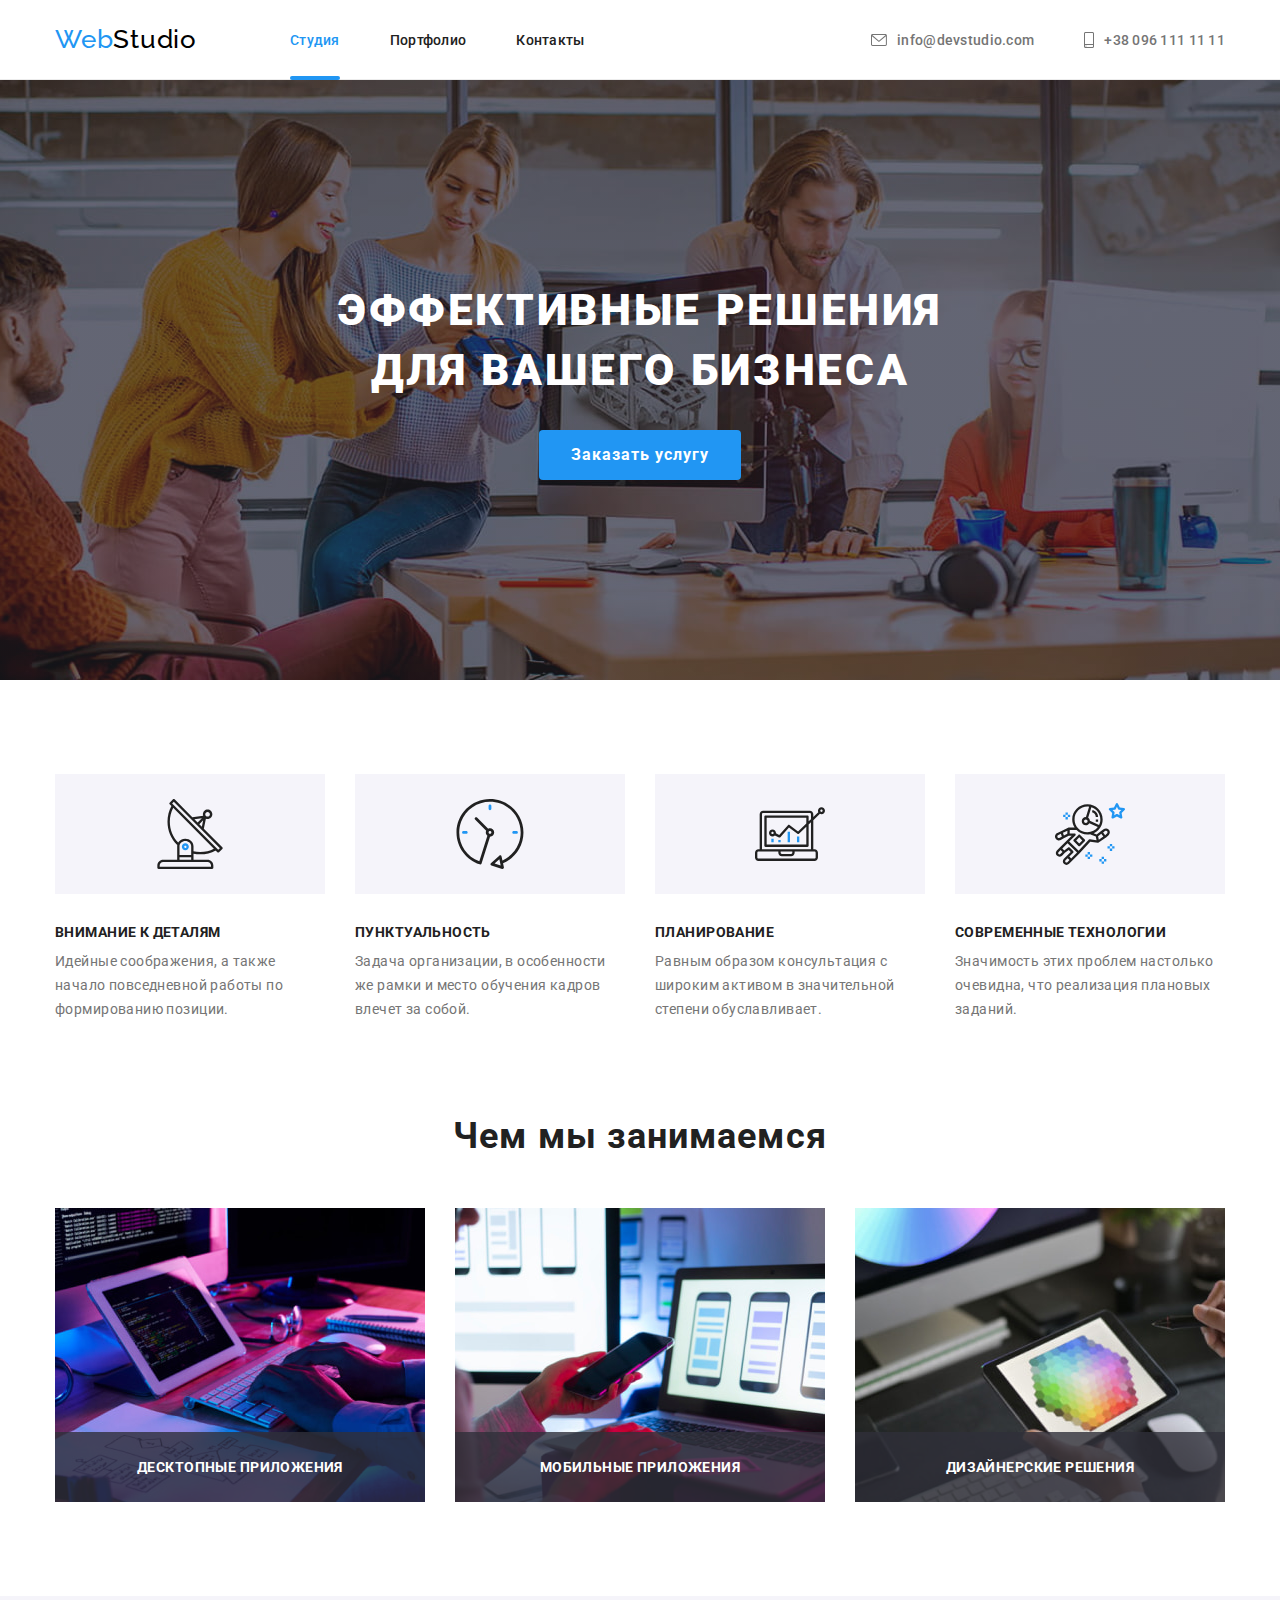
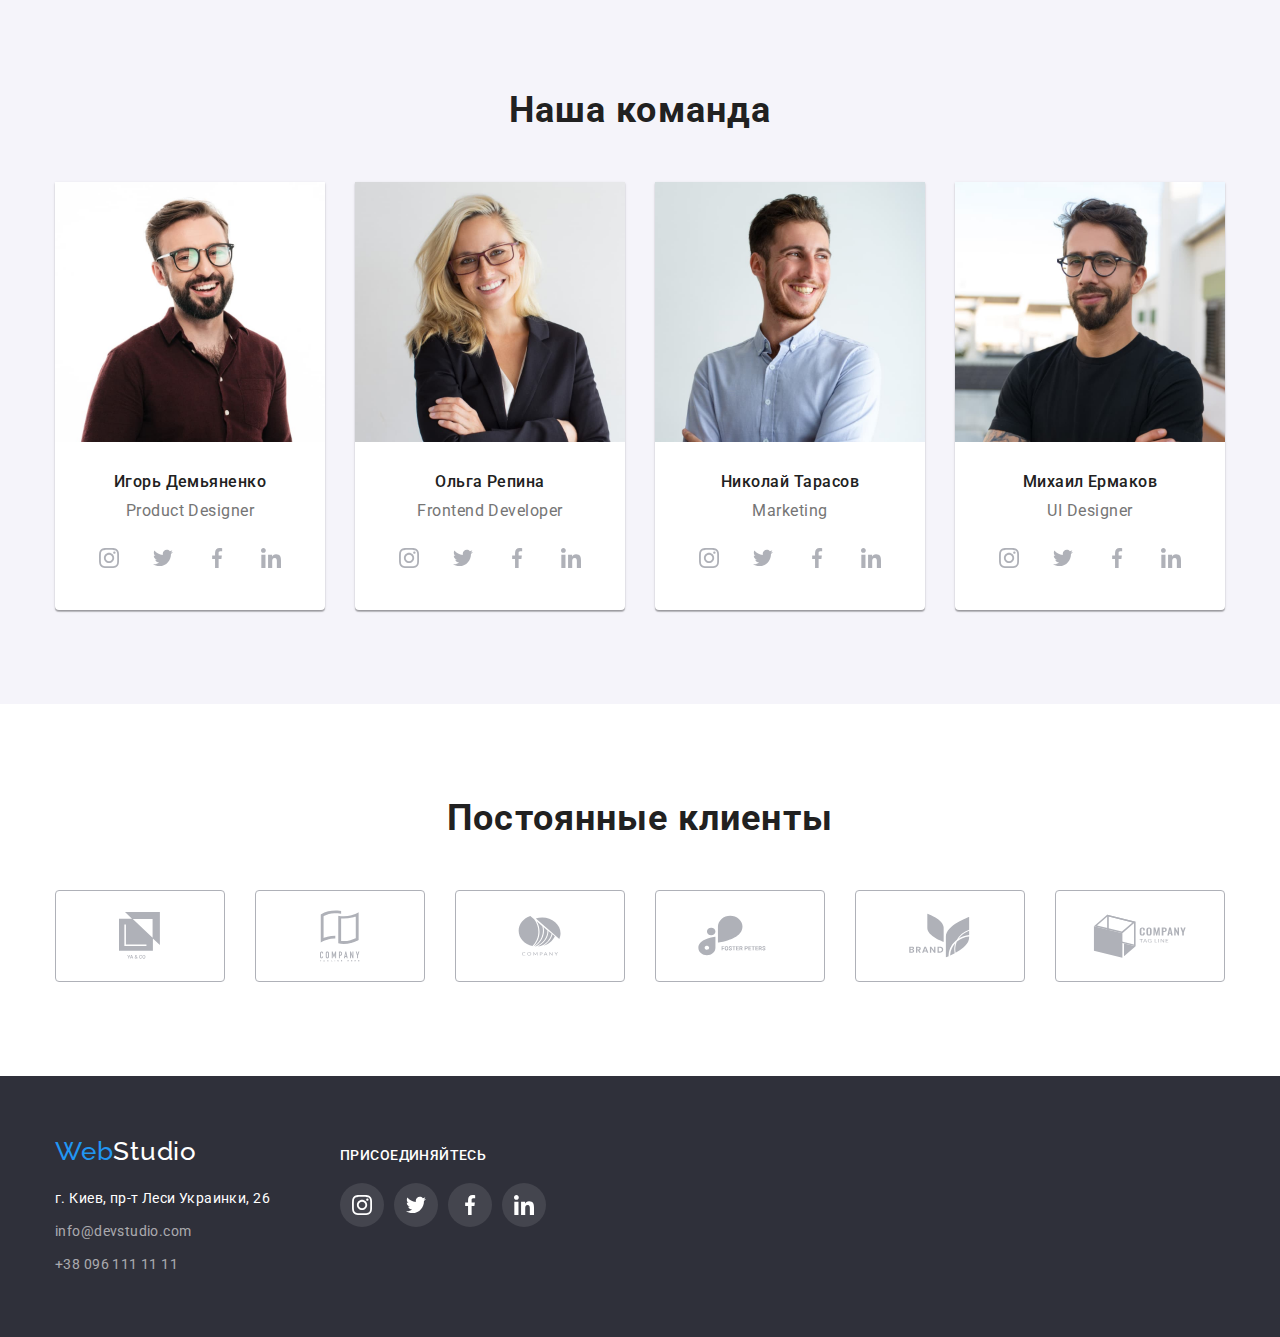
<file: index.html>
<!DOCTYPE html>
<html lang="ru">
  <head>
    <meta charset="UTF-8" />
    <meta http-equiv="X-UA-Compatible" content="IE=edge" />
    <meta name="viewport" content="width=device-width, initial-scale=1.0" />
    <title>WebStudio</title>

    <link rel="preconnect" href="https://fonts.gstatic.com" />
    <link
      href="https://fonts.googleapis.com/css2?family=Raleway:wght@700&family=Roboto:wght@400;500;700;900&display=swap"
      rel="stylesheet"
    />
    <link
      rel="stylesheet"
      href="https://cdn.jsdelivr.net/npm/modern-normalize@1.1.0/modern-normalize.min.css"
    />
    <link rel="stylesheet" href="./css/styles.css" />
  </head>
  <body>
    <header class="header">
      <div class="container">
        <nav class="nav">
          <a href="" class="link logo">Web<span class="logo-header">Studio</span></a>
          <ul class="list nav-list">
            <li class="nav-list-item">
              <a href="./index.html" class="link current-page">Студия</a>
            </li>
            <li class="nav-list-item"><a href="./portfolio.html" class="link">Портфолио</a></li>
            <li class="nav-list-item"><a href="" class="link">Контакты</a></li>
          </ul>
        </nav>
        <ul class="list contact-list">
          <li class="contact-list-item">
            <a href="mailto:info@devstudio.com" class="link">
              <svg class="icon contact-list-icon" width="16" height="12">
                <use href="./images/icons.svg#icon-mail"></use>
              </svg>
              info@devstudio.com</a
            >
          </li>
          <li class="contact-list-item">
            <a href="tel:+380961111111" class="link">
              <svg class="icon contact-list-icon" width="10" height="16">
                <use href="./images/icons.svg#icon-smartphone"></use>
              </svg>
              +38 096 111 11 11</a
            >
          </li>
        </ul>
      </div>
    </header>

    <main>
      <!-- секция "герой" -->
      <section class="section hero">
        <div class="container">
          <h1 class="studio-main-title">
            Эффективные решения <br />
            для вашего бизнеса
          </h1>
          <button type="button" class="button" data-modal-open>Заказать услугу</button>
        </div>
      </section>

      <!-- секция "наши преимущества" -->
      <section class="section advantages">
        <div class="container">
          <h2 class="title visually-hidden">Наши преимущества</h2>
          <ul class="list advantages-list">
            <li class="advantages-list-item">
              <div class="advantages-box">
                <svg width="70" height="70">
                  <use href="./images/icons.svg#icon-antenna"></use>
                </svg>
              </div>
              <h3 class="subtitle">Внимание к деталям</h3>
              <p class="description">
                Идейные соображения, а также начало повседневной работы по формированию позиции.
              </p>
            </li>
            <li class="advantages-list-item">
              <div class="advantages-box">
                <svg width="70" height="70">
                  <use href="./images/icons.svg#icon-clock"></use>
                </svg>
              </div>
              <h3 class="subtitle">Пунктуальность</h3>
              <p class="description">
                Задача организации, в особенности же рамки и место обучения кадров влечет за собой.
              </p>
            </li>
            <li class="advantages-list-item">
              <div class="advantages-box">
                <svg width="70" height="70">
                  <use href="./images/icons.svg#icon-diagram"></use>
                </svg>
              </div>
              <h3 class="subtitle">Планирование</h3>
              <p class="description">
                Равным образом консультация с широким активом в значительной степени обуславливает.
              </p>
            </li>
            <li class="advantages-list-item">
              <div class="advantages-box">
                <svg width="70" height="70">
                  <use href="./images/icons.svg#icon-astronaut"></use>
                </svg>
              </div>
              <h3 class="subtitle">Современные технологии</h3>
              <p class="description">
                Значимость этих проблем настолько очевидна, что реализация плановых заданий.
              </p>
            </li>
          </ul>
        </div>
      </section>

      <!-- секция "чем мы занимаемся" -->
      <section class="our-works section">
        <div class="container">
          <h2 class="title">Чем мы занимаемся</h2>
          <ul class="our-works-list list">
            <li class="our-works-list-item">
              <div class="our-works-thumb">
                <img src="./images/img1.jpg" alt="Дизайн" width="370" height="294" />
                <div class="our-works-overlay">
                  <p class="our-works-overlay-text">Десктопные приложения</p>
                </div>
              </div>
            </li>
            <li class="our-works-list-item">
              <div class="our-works-thumb">
                <img src="./images/img2.jpg" alt="Верстка" width="370" height="294" />
                <div class="our-works-overlay">
                  <p class="our-works-overlay-text">Мобильные приложения</p>
                </div>
              </div>
            </li>
            <li class="our-works-list-item">
              <div class="our-works-thumb">
                <img src="./images/img3.jpg" alt="Продвижение" width="370" height="294" />
                <div class="our-works-overlay">
                  <p class="our-works-overlay-text">Дизайнерские решения</p>
                </div>
              </div>
            </li>
          </ul>
        </div>
      </section>

      <!-- секция "наша команда" -->
      <section class="section our-team">
        <div class="container">
          <h2 class="title">Наша команда</h2>
          <ul class="list our-team-list">
            <li class="our-team-list-item">
              <img src="./images/team1.jpg" alt="Игорь Демьяненко" width="270" height="260" />
              <div class="our-team-list-content">
                <h3 class="subtitle">Игорь Демьяненко</h3>
                <p class="description">Product Designer</p>
                <ul class="list social-icons-list">
                  <li class="social-icons-list-item">
                    <a href="" class="link social-icons-link">
                      <svg class="icon" width="20" height="20">
                        <use href="./images/icons.svg#icon-instagram"></use>
                      </svg>
                    </a>
                  </li>
                  <li class="social-icons-list-item">
                    <a href="" class="link social-icons-link">
                      <svg class="icon" width="20" height="20">
                        <use href="./images/icons.svg#icon-twitter"></use>
                      </svg>
                    </a>
                  </li>
                  <li class="social-icons-list-item">
                    <a href="" class="link social-icons-link">
                      <svg class="icon" width="20" height="20">
                        <use href="./images/icons.svg#icon-facebook"></use>
                      </svg>
                    </a>
                  </li>
                  <li class="social-icons-list-item">
                    <a href="" class="link social-icons-link">
                      <svg class="icon" width="20" height="20">
                        <use href="./images/icons.svg#icon-linkedin"></use>
                      </svg>
                    </a>
                  </li>
                </ul>
              </div>
            </li>
            <li class="our-team-list-item">
              <img src="./images/team2.jpg" alt="Ольга Репина" width="270" height="260" />
              <div class="our-team-list-content">
                <h3 class="subtitle">Ольга Репина</h3>
                <p class="description">Frontend Developer</p>
                <ul class="list social-icons-list">
                  <li class="social-icons-list-item">
                    <a href="" class="link social-icons-link">
                      <svg class="icon" width="20" height="20">
                        <use href="./images/icons.svg#icon-instagram"></use>
                      </svg>
                    </a>
                  </li>
                  <li class="social-icons-list-item">
                    <a href="" class="link social-icons-link">
                      <svg class="icon" width="20" height="20">
                        <use href="./images/icons.svg#icon-twitter"></use>
                      </svg>
                    </a>
                  </li>
                  <li class="social-icons-list-item">
                    <a href="" class="link social-icons-link">
                      <svg class="icon" width="20" height="20">
                        <use href="./images/icons.svg#icon-facebook"></use>
                      </svg>
                    </a>
                  </li>
                  <li class="social-icons-list-item">
                    <a href="" class="link social-icons-link">
                      <svg class="icon" width="20" height="20">
                        <use href="./images/icons.svg#icon-linkedin"></use>
                      </svg>
                    </a>
                  </li>
                </ul>
              </div>
            </li>
            <li class="our-team-list-item">
              <img src="./images/team3.jpg" alt="Николай Тарасов" width="270" height="260" />
              <div class="our-team-list-content">
                <h3 class="subtitle">Николай Тарасов</h3>
                <p class="description">Marketing</p>
                <ul class="list social-icons-list">
                  <li class="social-icons-list-item">
                    <a href="" class="link social-icons-link">
                      <svg class="icon" width="20" height="20">
                        <use href="./images/icons.svg#icon-instagram"></use>
                      </svg>
                    </a>
                  </li>
                  <li class="social-icons-list-item">
                    <a href="" class="link social-icons-link">
                      <svg class="icon" width="20" height="20">
                        <use href="./images/icons.svg#icon-twitter"></use>
                      </svg>
                    </a>
                  </li>
                  <li class="social-icons-list-item">
                    <a href="" class="link social-icons-link">
                      <svg class="icon" width="20" height="20">
                        <use href="./images/icons.svg#icon-facebook"></use>
                      </svg>
                    </a>
                  </li>
                  <li class="social-icons-list-item">
                    <a href="" class="link social-icons-link">
                      <svg class="icon" width="20" height="20">
                        <use href="./images/icons.svg#icon-linkedin"></use>
                      </svg>
                    </a>
                  </li>
                </ul>
              </div>
            </li>
            <li class="our-team-list-item">
              <img src="./images/team4.jpg" alt="Михаил Ермаков" width="270" height="260" />
              <div class="our-team-list-content">
                <h3 class="subtitle">Михаил Ермаков</h3>
                <p class="description">UI Designer</p>
                <ul class="list social-icons-list">
                  <li class="social-icons-list-item">
                    <a href="" class="link social-icons-link">
                      <svg class="icon" width="20" height="20">
                        <use href="./images/icons.svg#icon-instagram"></use>
                      </svg>
                    </a>
                  </li>
                  <li class="social-icons-list-item">
                    <a href="" class="link social-icons-link">
                      <svg class="icon" width="20" height="20">
                        <use href="./images/icons.svg#icon-twitter"></use>
                      </svg>
                    </a>
                  </li>
                  <li class="social-icons-list-item">
                    <a href="" class="link social-icons-link">
                      <svg class="icon" width="20" height="20">
                        <use href="./images/icons.svg#icon-facebook"></use>
                      </svg>
                    </a>
                  </li>
                  <li class="social-icons-list-item">
                    <a href="" class="link social-icons-link">
                      <svg class="icon" width="20" height="20">
                        <use href="./images/icons.svg#icon-linkedin"></use>
                      </svg>
                    </a>
                  </li>
                </ul>
              </div>
            </li>
          </ul>
        </div>
      </section>

      <!-- секция "наши клиенты" -->
      <section class="section our-clients">
        <div class="container">
          <h2 class="title">Постоянные клиенты</h2>
          <ul class="list our-clients-list">
            <li class="our-clients-item">
              <a class="link our-clients-link" href="">
                <svg class="icon" width="41" height="47">
                  <use href="./images/icons.svg#icon-client1"></use>
                </svg>
              </a>
            </li>
            <li class="our-clients-item">
              <a class="link our-clients-link" href="">
                <svg class="icon" width="40" height="52">
                  <use href="./images/icons.svg#icon-client2"></use>
                </svg>
              </a>
            </li>
            <li class="our-clients-item">
              <a class="link our-clients-link" href="">
                <svg class="icon" width="43" height="41">
                  <use href="./images/icons.svg#icon-client3"></use>
                </svg>
              </a>
            </li>
            <li class="our-clients-item">
              <a class="link our-clients-link" href="">
                <svg class="icon" width="84" height="41">
                  <use href="./images/icons.svg#icon-client4"></use>
                </svg>
              </a>
            </li>
            <li class="our-clients-item">
              <a class="link our-clients-link" href="">
                <svg class="icon" width="63" height="45">
                  <use href="./images/icons.svg#icon-client5"></use>
                </svg>
              </a>
            </li>
            <li class="our-clients-item">
              <a class="link our-clients-link" href="">
                <svg class="icon" width="94" height="44">
                  <use href="./images/icons.svg#icon-client6"></use>
                </svg>
              </a>
            </li>
          </ul>
        </div>
      </section>
    </main>

    <footer class="footer">
      <div class="container">
        <div class="address-box">
          <a href="" class="link logo">Web<span class="logo-footer">Studio</span></a>
          <address class="address">г. Киев, пр-т Леси Украинки, 26</address>
          <ul class="list contact-list">
            <li class="contact-list-item">
              <a href="mailto:info@devstudio.com" class="link">info@devstudio.com</a>
            </li>
            <li class="contact-list-item">
              <a href="tel:+380961111111" class="link">+38 096 111 11 11</a>
            </li>
          </ul>
        </div>
        <div class="social-links-box">
          <h2 class="title">Присоединяйтесь</h2>
          <ul class="list social-icons-list">
            <li class="social-icons-list-item">
              <a href="" class="link social-icons-link">
                <svg class="icon" width="20" height="20">
                  <use href="./images/icons.svg#icon-instagram"></use>
                </svg>
              </a>
            </li>
            <li class="social-icons-list-item">
              <a href="" class="link social-icons-link">
                <svg class="icon" width="20" height="20">
                  <use href="./images/icons.svg#icon-twitter"></use>
                </svg>
              </a>
            </li>
            <li class="social-icons-list-item">
              <a href="" class="link social-icons-link">
                <svg class="icon" width="20" height="20">
                  <use href="./images/icons.svg#icon-facebook"></use>
                </svg>
              </a>
            </li>
            <li class="social-icons-list-item">
              <a href="" class="link social-icons-link">
                <svg class="icon" width="20" height="20">
                  <use href="./images/icons.svg#icon-linkedin"></use>
                </svg>
              </a>
            </li>
          </ul>
        </div>
      </div>
    </footer>

    <div class="backdrop is-hidden" data-modal>
      <div class="modal">
        <button type="button" data-modal-close class="modal-close">
          <svg class="icon" width="18" height="18">
            <use href="./images/icons.svg#icon-close"></use>
          </svg>
        </button>
      </div>
    </div>

    <script src="./js/modal.js"></script>
  </body>
</html>
</file>
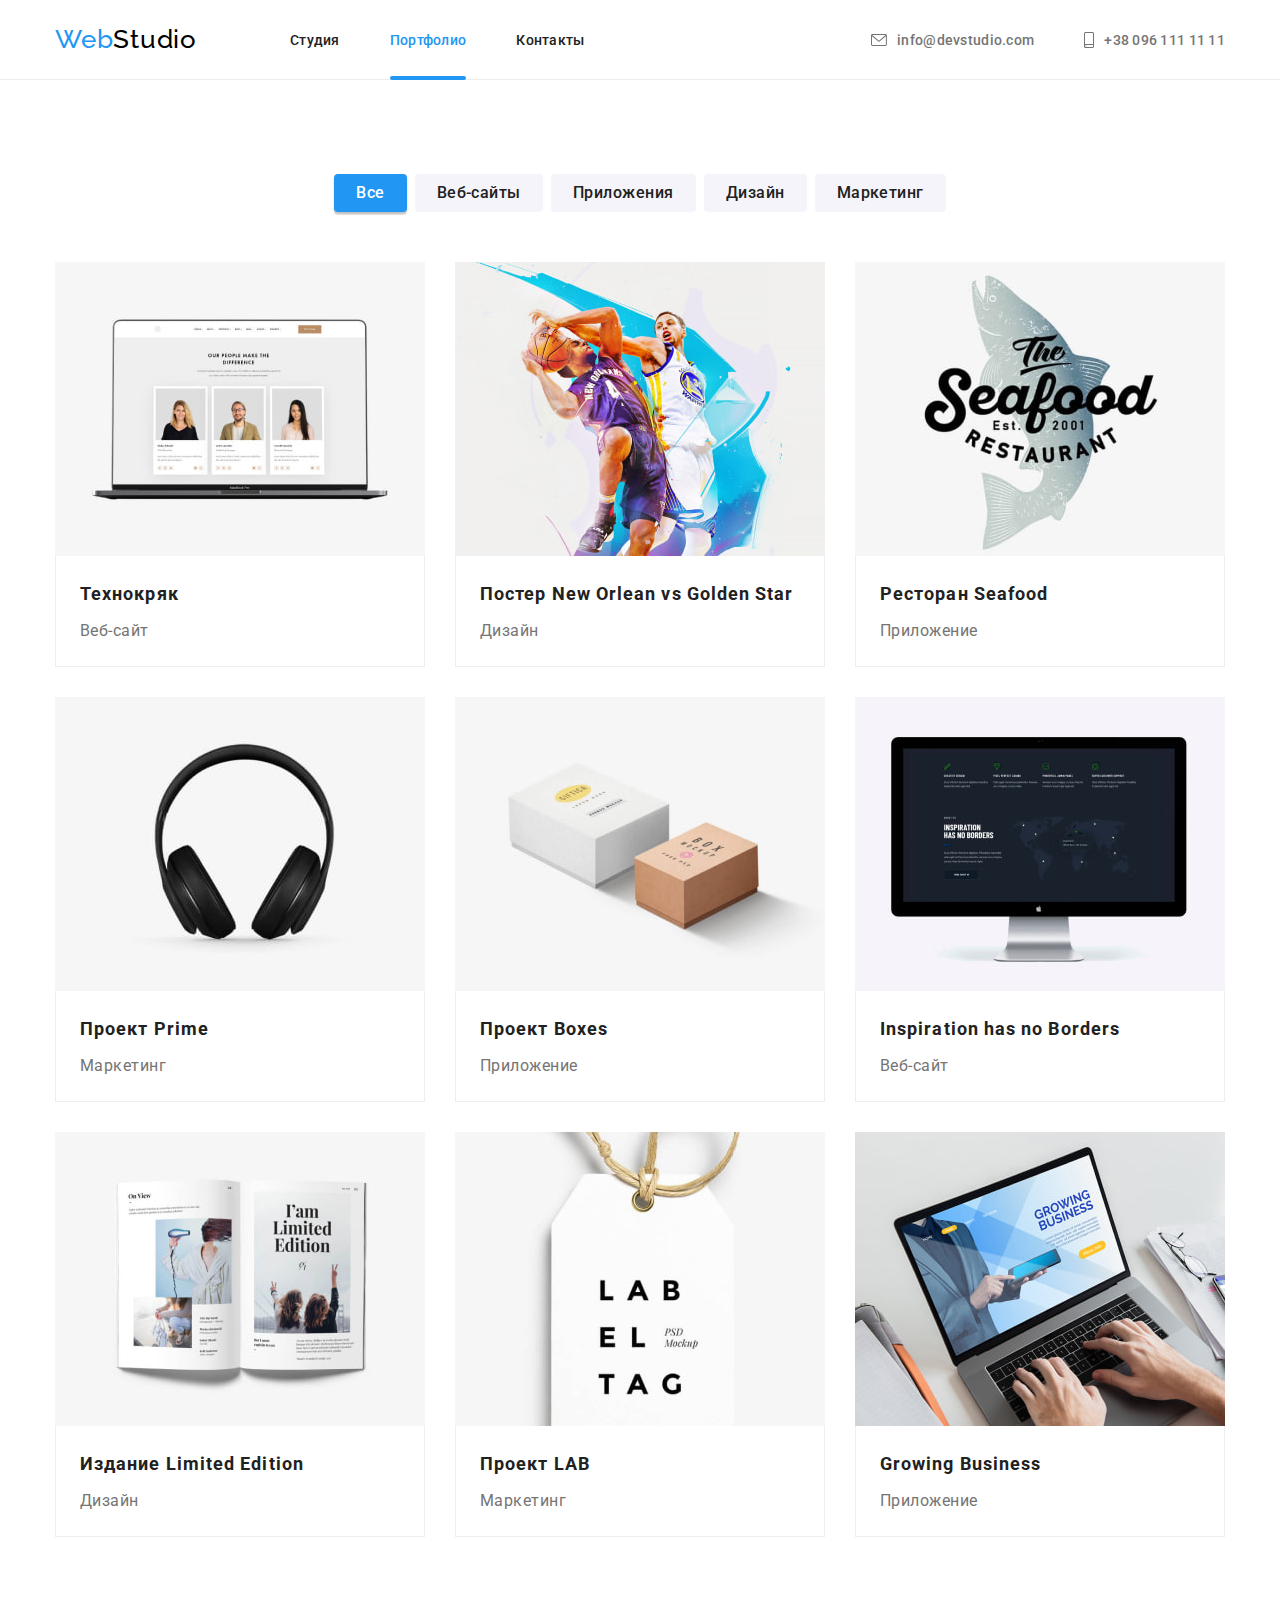
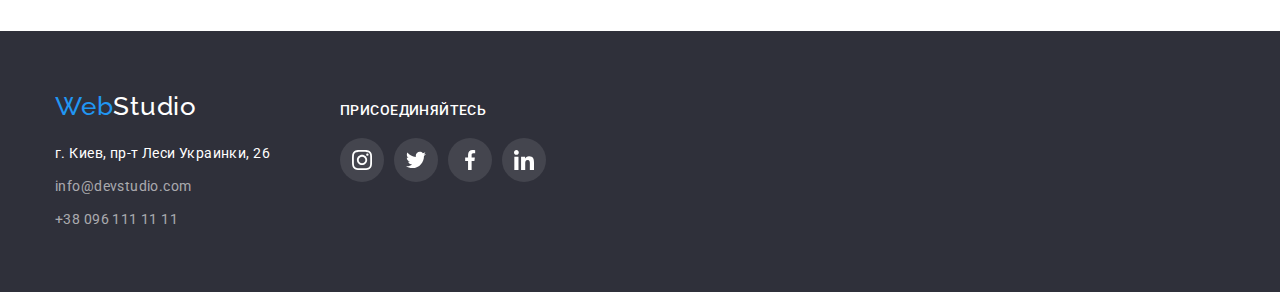
<file: portfolio.html>
<!DOCTYPE html>
<html lang="ru">
  <head>
    <meta charset="UTF-8" />
    <meta http-equiv="X-UA-Compatible" content="IE=edge" />
    <meta name="viewport" content="width=device-width, initial-scale=1.0" />
    <title>WebStudio</title>

    <link rel="preconnect" href="https://fonts.gstatic.com" />
    <link
      href="https://fonts.googleapis.com/css2?family=Raleway:wght@700&family=Roboto:wght@400;500;700;900&display=swap"
      rel="stylesheet"
    />
    <link
      rel="stylesheet"
      href="https://cdn.jsdelivr.net/npm/modern-normalize@1.1.0/modern-normalize.min.css"
    />
    <link rel="stylesheet" href="./css/styles.css" />
  </head>
  <body>
    <header class="header">
      <div class="container">
        <nav class="nav">
          <a href="" class="logo link">Web<span class="logo-header">Studio</span></a>
          <ul class="nav-list list">
            <li class="nav-list-item"><a href="./index.html" class="link">Студия</a></li>
            <li class="nav-list-item">
              <a href="./portfolio.html" class="current-page link">Портфолио</a>
            </li>
            <li class="nav-list-item"><a href="" class="link">Контакты</a></li>
          </ul>
        </nav>
        <ul class="list contact-list">
          <li class="contact-list-item">
            <a href="mailto:info@devstudio.com" class="link">
              <svg class="icon contact-list-icon" width="16" height="12">
                <use href="./images/icons.svg#icon-mail"></use>
              </svg>
              info@devstudio.com</a
            >
          </li>
          <li class="contact-list-item">
            <a href="tel:+380961111111" class="link">
              <svg class="icon contact-list-icon" width="10" height="16">
                <use href="./images/icons.svg#icon-smartphone"></use>
              </svg>
              +38 096 111 11 11</a
            >
          </li>
        </ul>
      </div>
    </header>

    <main>
      <section class="portfolio section">
        <div class="container">
          <h2 class="portfolio-main-title visually-hidden">Портфолио</h2>

          <ul class="list portfolio-buttons-list">
            <li class="portfolio-buttons-list-item">
              <button type="button" class="button first-button">Все</button>
            </li>
            <li class="portfolio-buttons-list-item">
              <button type="button" class="button">Веб-сайты</button>
            </li>
            <li class="portfolio-buttons-list-item">
              <button type="button" class="button">Приложения</button>
            </li>
            <li class="portfolio-buttons-list-item">
              <button type="button" class="button">Дизайн</button>
            </li>
            <li class="portfolio-buttons-list-item">
              <button type="button" class="button">Маркетинг</button>
            </li>
          </ul>

          <ul class="list portfolio-list">
            <li class="portfolio-list-item">
              <a href="" class="link portfolio-list-link">
                <div class="portfolio-thumb">
                  <img src="./images/portfolio1.jpg" alt="Технокряк" width="370" height="294" />
                  <div class="portfolio-overlay">
                    <p class="portfolio-overlay-text">
                      Технокряк это современная площадка распространения коронавируса. Компании
                      используют эту платформу для цифрового шпионажа и атак на защищённые сервера
                      конкурентов.
                    </p>
                  </div>
                </div>
                <div class="portfolio-list-content">
                  <h3 class="title">Технокряк</h3>
                  <p class="description">Веб-сайт</p>
                </div>
              </a>
            </li>
            <li class="portfolio-list-item">
              <a href="" class="link portfolio-list-link">
                <div class="portfolio-thumb">
                  <img
                    src="./images/portfolio2.jpg"
                    alt="Постер New Orlean vs Golden Star"
                    width="370"
                    height="294"
                  />
                  <div class="portfolio-overlay">
                    <p class="portfolio-overlay-text">
                      Технокряк это современная площадка распространения коронавируса. Компании
                      используют эту платформу для цифрового шпионажа и атак на защищённые сервера
                      конкурентов.
                    </p>
                  </div>
                </div>
                <div class="portfolio-list-content">
                  <h3 class="title">Постер New Orlean vs Golden Star</h3>
                  <p class="description">Дизайн</p>
                </div>
              </a>
            </li>
            <li class="portfolio-list-item">
              <a href="" class="link portfolio-list-link">
                <div class="portfolio-thumb">
                  <img
                    src="./images/portfolio3.jpg"
                    alt="Ресторан Seafood"
                    width="370"
                    height="294"
                  />
                  <div class="portfolio-overlay">
                    <p class="portfolio-overlay-text">
                      Технокряк это современная площадка распространения коронавируса. Компании
                      используют эту платформу для цифрового шпионажа и атак на защищённые сервера
                      конкурентов.
                    </p>
                  </div>
                </div>
                <div class="portfolio-list-content">
                  <h3 class="title">Ресторан Seafood</h3>
                  <p class="description">Приложение</p>
                </div>
              </a>
            </li>
            <li class="portfolio-list-item">
              <a href="" class="link portfolio-list-link">
                <div class="portfolio-thumb">
                  <img src="./images/portfolio4.jpg" alt="Проект Prime" width="370" height="294" />
                  <div class="portfolio-overlay">
                    <p class="portfolio-overlay-text">
                      Технокряк это современная площадка распространения коронавируса. Компании
                      используют эту платформу для цифрового шпионажа и атак на защищённые сервера
                      конкурентов.
                    </p>
                  </div>
                </div>
                <div class="portfolio-list-content">
                  <h3 class="title">Проект Prime</h3>
                  <p class="description">Маркетинг</p>
                </div>
              </a>
            </li>
            <li class="portfolio-list-item">
              <a href="" class="link portfolio-list-link">
                <div class="portfolio-thumb">
                  <img src="./images/portfolio5.jpg" alt="Проект Boxes" width="370" height="294" />
                  <div class="portfolio-overlay">
                    <p class="portfolio-overlay-text">
                      Технокряк это современная площадка распространения коронавируса. Компании
                      используют эту платформу для цифрового шпионажа и атак на защищённые сервера
                      конкурентов.
                    </p>
                  </div>
                </div>
                <div class="portfolio-list-content">
                  <h3 class="title">Проект Boxes</h3>
                  <p class="description">Приложение</p>
                </div>
              </a>
            </li>
            <li class="portfolio-list-item">
              <a href="" class="link portfolio-list-link">
                <div class="portfolio-thumb">
                  <img
                    src="./images/portfolio6.jpg"
                    alt="Inspiration has no Borders"
                    width="370"
                    height="294"
                  />
                  <div class="portfolio-overlay">
                    <p class="portfolio-overlay-text">
                      Технокряк это современная площадка распространения коронавируса. Компании
                      используют эту платформу для цифрового шпионажа и атак на защищённые сервера
                      конкурентов.
                    </p>
                  </div>
                </div>
                <div class="portfolio-list-content">
                  <h3 class="title">Inspiration has no Borders</h3>
                  <p class="description">Веб-сайт</p>
                </div>
              </a>
            </li>
            <li class="portfolio-list-item">
              <a href="" class="link portfolio-list-link">
                <div class="portfolio-thumb">
                  <img
                    src="./images/portfolio7.jpg"
                    alt="Издание Limited Edition"
                    width="370"
                    height="294"
                  />
                  <div class="portfolio-overlay">
                    <p class="portfolio-overlay-text">
                      Технокряк это современная площадка распространения коронавируса. Компании
                      используют эту платформу для цифрового шпионажа и атак на защищённые сервера
                      конкурентов.
                    </p>
                  </div>
                </div>
                <div class="portfolio-list-content">
                  <h3 class="title">Издание Limited Edition</h3>
                  <p class="description">Дизайн</p>
                </div>
              </a>
            </li>
            <li class="portfolio-list-item">
              <a href="" class="link portfolio-list-link">
                <div class="portfolio-thumb">
                  <img src="./images/portfolio8.jpg" alt="Проект LAB" width="370" height="294" />
                  <div class="portfolio-overlay">
                    <p class="portfolio-overlay-text">
                      Технокряк это современная площадка распространения коронавируса. Компании
                      используют эту платформу для цифрового шпионажа и атак на защищённые сервера
                      конкурентов.
                    </p>
                  </div>
                </div>
                <div class="portfolio-list-content">
                  <h3 class="title">Проект LAB</h3>
                  <p class="description">Маркетинг</p>
                </div>
              </a>
            </li>
            <li class="portfolio-list-item">
              <a href="" class="link portfolio-list-link">
                <div class="portfolio-thumb">
                  <img
                    src="./images/portfolio9.jpg"
                    alt="Growing Business"
                    width="370"
                    height="294"
                  />
                  <div class="portfolio-overlay">
                    <p class="portfolio-overlay-text">
                      Технокряк это современная площадка распространения коронавируса. Компании
                      используют эту платформу для цифрового шпионажа и атак на защищённые сервера
                      конкурентов.
                    </p>
                  </div>
                </div>
                <div class="portfolio-list-content">
                  <h3 class="title">Growing Business</h3>
                  <p class="description">Приложение</p>
                </div>
              </a>
            </li>
          </ul>
        </div>
      </section>
    </main>

    <footer class="footer">
      <div class="container">
        <div class="address-box">
          <a href="" class="link logo">Web<span class="logo-footer">Studio</span></a>
          <address class="address">г. Киев, пр-т Леси Украинки, 26</address>
          <ul class="list contact-list">
            <li class="contact-list-item">
              <a href="mailto:info@devstudio.com" class="link">info@devstudio.com</a>
            </li>
            <li class="contact-list-item">
              <a href="tel:+380961111111" class="link">+38 096 111 11 11</a>
            </li>
          </ul>
        </div>
        <div class="social-links-box">
          <h2 class="title">Присоединяйтесь</h2>
          <ul class="list social-icons-list">
            <li class="social-icons-list-item">
              <a href="" class="link social-icons-link">
                <svg class="icon" width="20" height="20">
                  <use href="./images/icons.svg#icon-instagram"></use>
                </svg>
              </a>
            </li>
            <li class="social-icons-list-item">
              <a href="" class="link social-icons-link">
                <svg class="icon" width="20" height="20">
                  <use href="./images/icons.svg#icon-twitter"></use>
                </svg>
              </a>
            </li>
            <li class="social-icons-list-item">
              <a href="" class="link social-icons-link">
                <svg class="icon" width="20" height="20">
                  <use href="./images/icons.svg#icon-facebook"></use>
                </svg>
              </a>
            </li>
            <li class="social-icons-list-item">
              <a href="" class="link social-icons-link">
                <svg class="icon" width="20" height="20">
                  <use href="./images/icons.svg#icon-linkedin"></use>
                </svg>
              </a>
            </li>
          </ul>
        </div>
      </div>
    </footer>
  </body>
</html>
</file>
<file: css/styles.css>
:root {
  --heading-text-color: #212121;
  --main-text-color: #757575;
  --accent-color: #2196f3;
  --accent-color-opacity90: rgba(33, 150, 243, 0.9);
  --hero-button-hover-color: #188ce8;
  --black-color: #000000;
  --white-color: #ffffff;
  --white-color-opacity60: rgba(255, 255, 255, 0.6);
  --white-color-opacity10: rgba(255, 255, 255, 0.1);
  --background-dark-color: #2f303a;
  --background-light-color: #f5f4fa;
  --background-hero-color: #c4c4c4;
  --background-gradient-color: rgba(47, 48, 58, 0.4);
  --background-our-works-overlay: rgba(47, 48, 58, 0.8);
  --backdrop-color: rgba(0, 0, 0, 0.2);
  --border-header-color: #ececec;
  --icon-color: #afb1b8;
  --modal-icon-border-color: rgba(0, 0, 0, 0.1);
  --cubic: cubic-bezier(0.4, 0, 0.2, 1);
  --time: 250ms;
}

body {
  font-family: Roboto, sans-serif;
  font-style: normal;
  font-weight: 400;
  color: var(--main-text-color);
}

/* Сброс стилей по умолчанию от браузеров */

.link {
  text-decoration: none;
  color: inherit;
}

.list {
  list-style: none;
  padding-left: 0;
}

h1,
h2,
h3,
h4,
h5,
h6,
p,
ul {
  margin-top: 0;
  margin-bottom: 0;
}

img {
  display: block;
  width: 100%;
  height: auto;
}

/* Общие стили */

.container {
  width: 1200px;
  margin: 0 auto;
  padding-left: 15px;
  padding-right: 15px;
}

.section {
  padding-top: 94px;
  padding-bottom: 94px;
}

.icon {
  fill: currentColor;
}

.social-icons-link {
  display: flex;
  justify-content: center;
  align-items: center;

  width: 100%;
  height: 100%;
  border: 0;
  border-radius: 50%;

  transition: background-color var(--time) var(--cubic), color var(--time) var(--cubic);
}

/* Скрытые заголовки */

.visually-hidden {
  position: absolute;
  width: 1px;
  height: 1px;
  margin: -1px;
  border: 0;
  padding: 0;
  clip: rect(0 0 0 0);
  overflow: hidden;
}

/* ЛОГО */

.logo {
  font-family: Raleway, sans-serif;
  font-weight: 500;
  font-size: 26px;
  line-height: 1.1923;
  letter-spacing: 0.03em;

  color: var(--accent-color);
}

.logo-header {
  color: var(--black-color);
}

.logo-footer {
  color: var(--white-color);
}

/* ХЕДЕР */

.header {
  border-bottom: 1px solid var(--border-header-color);
}

.header .container {
  display: flex;
  align-items: center;
}

.nav {
  display: flex;
  align-items: center;
}

.header .logo {
  display: block;
  margin-right: 93px;
}

.nav-list {
  display: flex;
}

.header .contact-list {
  display: flex;
  margin-left: auto;
}

.nav-list,
.header .contact-list {
  font-weight: 500;
  font-size: 14px;
  line-height: 1.143;
  letter-spacing: 0.02em;
}

.nav-list-item:not(:last-child),
.header .contact-list-item:not(:last-child) {
  margin-right: 50px;
}

.nav-list .link,
.header .contact-list .link {
  display: flex;
  align-items: center;
  padding-top: 32px;
  padding-bottom: 31px;
  /* нижний padding 31 пиксель, потому что 1 пиксель занял border-bottom у хедера */
}

.nav-list .link {
  color: var(--heading-text-color);
}

.nav-list-item {
  position: relative;
}

.current-page::after {
  position: absolute;
  bottom: -1px;

  border-radius: 2px;
  width: 100%;
  height: 4px;

  content: '';
  background-color: var(--accent-color);
}

.header .link {
  transition: color var(--time) var(--cubic);
}

.nav-list .current-page,
.header .link:hover,
.header .link:focus {
  color: var(--accent-color);
}

.contact-list-icon {
  margin-right: 10px;
}

/* ФУТЕР */

.footer {
  background-color: var(--background-dark-color);
}

.footer .container {
  display: flex;
  align-items: baseline;
  padding-top: 60px;
  padding-bottom: 60px;
}

.address-box {
  display: flex;
  flex-direction: column;
  margin-right: 70px;
}

.footer .logo {
  display: block;
  margin-bottom: 20px;
}

.address,
.footer .contact-list {
  font-size: 14px;
  line-height: 1.71;
  letter-spacing: 0.03em;
}

.address {
  margin-bottom: 9px;

  font-style: normal;
  color: var(--white-color);
}

.footer .contact-list {
  color: var(--white-color-opacity60);
}

.footer .contact-list-item:nth-child(1) {
  margin-bottom: 9px;
}

.address-box .link {
  transition: color var(--time) var(--cubic);
}

.address-box .link:hover,
.address-box .link:focus {
  color: var(--accent-color);
}

.social-links-box .title {
  margin-bottom: 20px;

  font-weight: 500;
  font-size: 14px;
  line-height: 1.143;
  letter-spacing: 0.03em;
  text-transform: uppercase;

  color: var(--white-color);
}

.social-icons-list-item {
  width: 44px;
  height: 44px;
}

.social-icons-link {
  background-color: var(--white-color-opacity10);
  color: var(--white-color);
}

.social-icons-link:hover,
.social-icons-link:focus {
  background-color: var(--accent-color);
}

.social-links-box .icon {
  fill: var(--white-color);
}

/* СТРАНИЦА СТУДИЯ */

/* секция "герой" */

.hero {
  padding-top: 200px;
  padding-bottom: 200px;

  background-image: linear-gradient(
      var(--background-gradient-color),
      var(--background-gradient-color)
    ),
    url(../images/background.jpg);
  background-position: center;
  background-repeat: no-repeat;
  background-size: 1600px;
}

.hero .container {
  text-align: center;
}

.studio-main-title {
  margin-bottom: 30px;

  font-weight: 900;
  font-size: 44px;
  line-height: 1.364;
  letter-spacing: 0.06em;
  text-transform: uppercase;

  color: var(--white-color);
}

.hero .button {
  padding: 10px 32px;
  border: 0;
  border-radius: 4px;

  font-family: inherit;
  font-style: normal;
  font-weight: 700;
  font-size: 16px;
  line-height: 1.875;
  text-align: center;
  letter-spacing: 0.06em;

  color: var(--white-color);
  background-color: var(--accent-color);

  cursor: pointer;

  transition: background-color var(--time) var(--cubic);
}

.hero .button:hover,
.hero .button:focus {
  background-color: var(--hero-button-hover-color);
}

/*  ЗАГОЛОВКИ СЕКЦИЙ */
/* секция "наши преимущества" */
/* секция "чем мы занимаемся" */
/* секция "наша команда" */
/* секция "наши клиенты" */

.advantages .title,
.our-works .title,
.our-team .title,
.our-clients .title {
  margin-bottom: 50px;

  font-weight: 700;
  font-size: 36px;
  line-height: 1.166;
  text-align: center;
  letter-spacing: 0.03em;

  color: var(--heading-text-color);
}

/* секция "наши преимущества" */

.advantages-list {
  display: flex;
}

.advantages-list-item {
  flex-basis: calc((100% - 90px) / 4);
}

.advantages-list-item:not(:last-child) {
  margin-right: 30px;
}

.advantages-list .subtitle {
  margin-bottom: 10px;

  font-weight: 700;
  font-size: 14px;
  line-height: 1.143;
  letter-spacing: 0.03em;
  text-transform: uppercase;

  color: var(--heading-text-color);
}

.advantages-list .description {
  font-size: 14px;
  line-height: 1.714;
  letter-spacing: 0.03em;
}

.advantages-box {
  display: flex;
  justify-content: center;
  align-items: center;
  width: 100%;
  height: 120px;
  margin-bottom: 30px;

  background-color: var(--background-light-color);
}

/* секция "чем мы занимаемся" */

.our-works {
  padding-top: 0;
}

.our-works-list {
  display: flex;
}

.our-works-list-item {
  flex-basis: calc((100% - 60px) / 3);
}

.our-works-list-item:not(:last-child) {
  margin-right: 30px;
}

.our-works-thumb {
  position: relative;
}

.our-works-overlay {
  position: absolute;
  bottom: 0;

  width: 100%;
  height: 70px;
  padding-top: 27px;
  padding-bottom: 27px;

  background-color: var(--background-our-works-overlay);
}

.our-works-overlay-text {
  font-weight: 700;
  font-size: 14px;
  line-height: 1.143;
  text-align: center;
  letter-spacing: 0.03em;
  text-transform: uppercase;

  color: var(--white-color);
}

/* секция "наша команда" */

.our-team {
  background-color: var(--background-light-color);
}

.our-team-list {
  display: flex;
}

.our-team-list-item {
  flex-basis: calc((100% - 90px) / 4);
  border: 0;
  border-radius: 0px 0px 4px 4px;
  box-shadow: 0px 1px 3px rgba(0, 0, 0, 0.12), 0px 1px 1px rgba(0, 0, 0, 0.14),
    0px 2px 1px rgba(0, 0, 0, 0.2);

  background-color: var(--white-color);
}

.our-team-list-item:not(:last-child) {
  margin-right: 30px;
}

.our-team-list-content {
  display: flex;
  flex-direction: column;
  align-items: center;
  padding: 30px 0;
}

.our-team-list-content .subtitle,
.our-team-list-content .description {
  font-size: 16px;
  line-height: 1.187;
  text-align: center;
  letter-spacing: 0.03em;
}

.our-team-list-content .subtitle {
  margin-bottom: 10px;

  font-weight: 500;
  color: var(--heading-text-color);
}

.our-team-list-content .description {
  margin-bottom: 16px;
}

.social-icons-list {
  display: flex;
}

.social-icons-list-item {
  width: 44px;
  height: 44px;
}

.social-icons-list-item:not(:last-child) {
  margin-right: 10px;
}

.social-icons-link {
  color: var(--icon-color);
}

.social-icons-link:hover,
.social-icons-link:focus {
  background-color: var(--accent-color);
  color: var(--white-color);
}

/* секция "наши клиенты" */

.our-clients-list {
  display: flex;
}

.our-clients-item {
  flex-basis: calc((100% - 150px) / 6);
  height: 92px;
}

.our-clients-item:not(:last-child) {
  margin-right: 30px;
}

.our-clients-link {
  display: flex;
  justify-content: center;
  align-items: center;
  width: 100%;
  height: 100%;

  border: 1px solid var(--icon-color);
  border-radius: 4px;

  color: var(--icon-color);

  transition: border var(--time) var(--cubic), color var(--time) var(--cubic);
}

.our-clients-link:hover,
.our-clients-link:focus {
  border: 1px solid var(--accent-color);
  color: var(--accent-color);
}

/* СТРАНИЦА ПОРТФОЛИО */

.portfolio-buttons-list {
  display: flex;
  justify-content: center;
  margin-bottom: 50px;
}

.portfolio-buttons-list-item:not(:last-child) {
  margin-right: 8px;
}

.portfolio-buttons-list .button {
  padding: 6px 22px;

  font-family: inherit;
  font-style: normal;
  font-weight: 500;
  font-size: 16px;
  line-height: 1.625;
  text-align: center;
  letter-spacing: 0.03em;

  border: 0;
  border-radius: 4px;

  color: var(--heading-text-color);
  background-color: var(--background-light-color);

  cursor: pointer;

  transition: color var(--time) var(--cubic), background-color var(--time) var(--cubic),
    box-shadow var(--time) var(--cubic);
}

.portfolio-buttons-list .first-button,
.portfolio-buttons-list .button:hover,
.portfolio-buttons-list .button:focus {
  color: var(--white-color);
  background-color: var(--accent-color);

  box-shadow: 0px 3px 1px rgba(0, 0, 0, 0.1), 0px 1px 2px rgba(0, 0, 0, 0.08),
    0px 2px 2px rgba(0, 0, 0, 0.12);
}

.portfolio-list {
  display: flex;
  flex-wrap: wrap;
  margin-right: -30px;
  margin-bottom: -30px;
}

.portfolio-list-item {
  flex-basis: calc((100% - 90px) / 3);
  margin-right: 30px;
  margin-bottom: 30px;
}

.portfolio-list-link {
  display: flex;
  flex-direction: column;
  width: 100%;
  height: 100%;

  transition: box-shadow var(--time) var(--cubic);
}

.portfolio-thumb {
  position: relative;
  overflow: hidden;
}

.portfolio-overlay {
  position: absolute;
  top: 0;
  left: 0;
  transform: translateY(101%);

  width: 100%;
  height: 100%;
  padding: 63px 24px;
  background-color: var(--accent-color-opacity90);
  transition: transform var(--time) var(--cubic);
}

.portfolio-overlay-text {
  font-size: 18px;
  line-height: 1.555;
  letter-spacing: 0.03em;

  color: var(--white-color);
}

.portfolio-list-link:hover .portfolio-overlay,
.portfolio-list-link:focus .portfolio-overlay {
  transform: translateY(0);
}

.portfolio-list-link:hover,
.portfolio-list-link:focus {
  box-shadow: 0px 1px 1px rgba(0, 0, 0, 0.12), 0px 4px 4px rgba(0, 0, 0, 0.06),
    1px 4px 6px rgba(0, 0, 0, 0.16);

  cursor: pointer;
}

.portfolio-list-content {
  padding: 20px 24px;
  border: 1px solid #eeeeee;
  border-top: none;

  background-color: var(--white-color);
}

.portfolio-list-content .title {
  margin-bottom: 4px;

  font-weight: 700;
  font-size: 18px;
  line-height: 2;
  letter-spacing: 0.06em;

  color: var(--heading-text-color);
}

.portfolio-list-content .description {
  font-size: 16px;
  line-height: 1.875;
  letter-spacing: 0.03em;
}

/* МОДАЛЬНОЕ ОКНО */

.backdrop {
  position: fixed;
  top: 0;
  left: 0;

  width: 100vw;
  height: 100vh;

  background-color: var(--backdrop-color);

  visibility: visible;
  opacity: 1;
  transition: opacity var(--time) var(--cubic), visibility var(--time) var(--cubic);
}

.backdrop.is-hidden {
  visibility: hidden;
  opacity: 0;
  pointer-events: none;
}

.modal {
  position: absolute;
  top: 50%;
  left: 50%;
  transform: translate(-50%, -50%);

  width: 528px;
  height: 581px;

  border-radius: 4px;
  box-shadow: 0px 1px 3px rgba(0, 0, 0, 0.12), 0px 1px 1px rgba(0, 0, 0, 0.14),
    0px 2px 1px rgba(0, 0, 0, 0.2);

  background-color: var(--white-color);
}

.modal-close {
  position: absolute;
  top: 8px;
  right: 8px;

  display: flex;
  justify-content: center;
  align-items: center;
  width: 30px;
  height: 30px;

  border-radius: 50%;
  border: 1px solid var(--modal-icon-border-color);
  background-color: var(--white-color);

  cursor: pointer;
}

.modal-close .icon {
  fill: var(--black-color);
}
</file>
